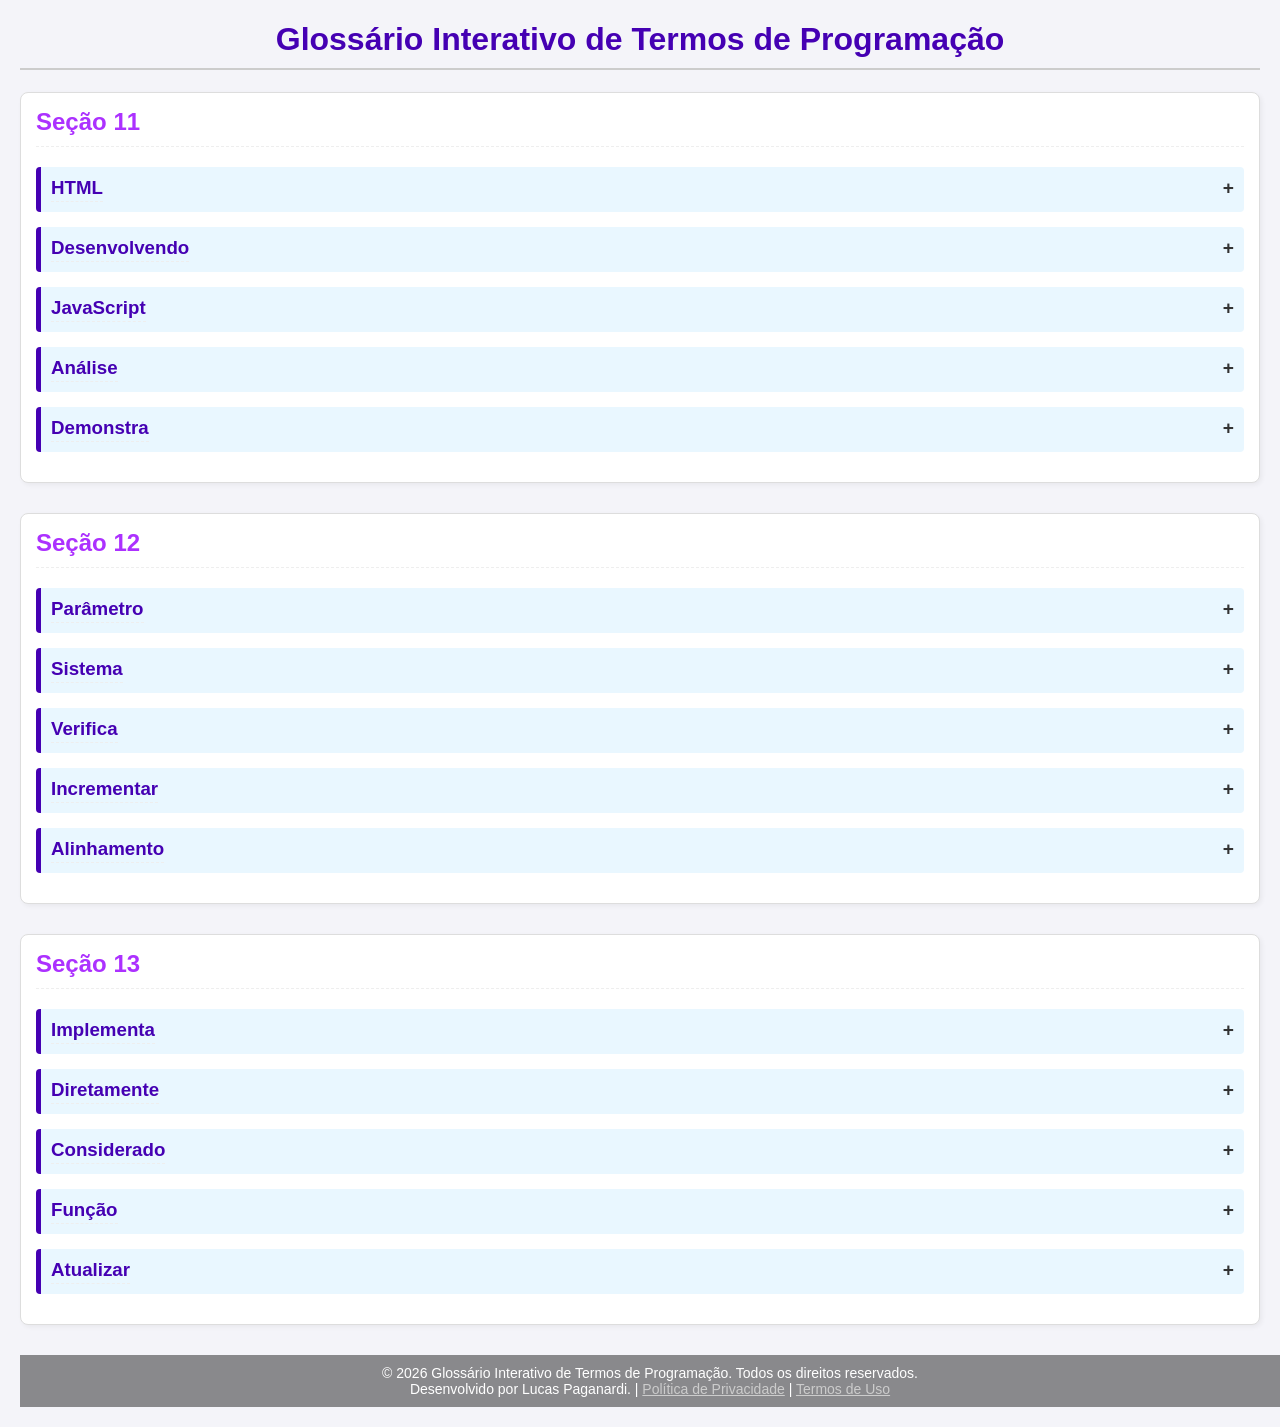
<file: index.html>
<!DOCTYPE html> <html lang="pt-BR"> <head> <meta charset="UTF-8"> <meta name="viewport" content="width=device-width, initial-scale=1.0"> <title>Glossário Interativo - Desenvolvimento Web</title> <link rel="stylesheet" href="style.css"> </head> <body>
<h1>Glossário Interativo de Termos de Programação</h1>

<div id="glossario-container">
    </div>

<script>
    // Estrutura de Dados do Glossário
    const termosGlossario = [
        {
            secao: "Seção 11",
            termos: [
                {
                    palavra: "HTML",
                    significado_achado: "A linguagem para deixar o site bonito.",
                    significado_real: "HyperText Markup Language. É a linguagem de marcação fundamental para estruturar o conteúdo de uma página web (cabeçalhos, parágrafos, imagens, links, etc.).",
                    sinonimos: ["Marcação", "Estrutura", "Base"]
                },
                {
                    palavra: "Desenvolvendo",
                    significado_achado: "Ato de fazer um site funcionar.",
                    significado_real: "O processo de criação, manutenção e aprimoramento de software, sistemas ou aplicações. No contexto web, é a construção do front-end e/ou back-end.",
                    sinonimos: ["Programando", "Codificando", "Criando"]
                },
                {
                    palavra: "JavaScript",
                    significado_achado: "Um jeito de escrever código para o navegador.",
                    significado_real: "Uma linguagem de programação de alto nível usada principalmente para tornar páginas web interativas. É essencial para o comportamento dinâmico (client-side).",
                    sinonimos: ["JS", "Script", "ECMAScript"]
                },
                {
                    palavra: "Análise",
                    significado_achado: "Ler o código para ver se está certo.",
                    significado_real: "O estudo detalhado dos requisitos, escopo ou código de um projeto para entender seu funcionamento, identificar problemas, ou planejar soluções.",
                    sinonimos: ["Exame", "Avaliação", "Revisão"]
                },
                {
                    palavra: "Demonstra",
                    significado_achado: "Mostrar um resultado.",
                    significado_real: "Ato de exibir, provar ou apresentar o funcionamento de um recurso, protótipo ou aplicação para um público ou cliente.",
                    sinonimos: ["Exibe", "Prova", "Apresenta"]
                }
            ]
        },
        {
            secao: "Seção 12",
            termos: [
                {
                    palavra: "Parâmetro",
                    significado_achado: "Um nome que se dá para uma variável.",
                    significado_real: "Um valor (variável) que é passado para uma função ou método quando ele é definido, permitindo que a função opere com diferentes dados.",
                    sinonimos: ["Argumento", "Input", "Variável de entrada"]
                },
                {
                    palavra: "Sistema",
                    significado_achado: "Um programa de computador.",
                    significado_real: "Um conjunto organizado de componentes (hardware, software e pessoas) que interagem para cumprir um objetivo específico.",
                    sinonimos: ["Plataforma", "Aplicação", "Framework"]
                },
                {
                    palavra: "Verifica",
                    significado_achado: "Checar se o usuário fez algo certo.",
                    significado_real: "Ato de checar uma condição, estado ou valor para determinar sua validade, correção ou se atende a um requisito específico.",
                    sinonimos: ["Valida", "Testa", "Confirma"]
                },
                {
                    palavra: "Incrementar",
                    significado_achado: "Aumentar um número em 1.",
                    significado_real: "Aumentar o valor de uma variável, geralmente em uma unidade (adicionar 1), comumente usado em loops e contadores.",
                    sinonimos: ["Aumentar", "Acrescentar", "Adicionar"]
                },
                {
                    palavra: "Alinhamento",
                    significado_achado: "Deixar o texto ou objeto no centro da tela.",
                    significado_real: "Em CSS/design, refere-se ao posicionamento e distribuição de elementos (texto, imagens, blocos) em relação a uma borda ou centro.",
                    sinonimos: ["Posicionamento", "Distribuição", "Ajuste"]
                }
            ]
        },
        {
            secao: "Seção 13",
            termos: [
                {
                    palavra: "Implementa",
                    significado_achado: "Fazer o código funcionar.",
                    significado_real: "Executar ou colocar em prática um plano, algoritmo ou funcionalidade. É a fase de codificação de uma solução.",
                    sinonimos: ["Executa", "Constrói", "Aplica"]
                },
                {
                    palavra: "Diretamente",
                    significado_achado: "Fazer algo sem rodeios no código.",
                    significado_real: "Ato de interagir com um elemento ou recurso sem passar por intermediários ou abstrações.",
                    sinonimos: ["Imediatamente", "Prontamente", "Sem desvio"]
                },
                {
                    palavra: "Considerado",
                    significado_achado: "Algo que o programa usa.",
                    significado_real: "Ser levado em conta ou tido como relevante dentro de um contexto ou avaliação de um requisito ou regra.",
                    sinonimos: ["Reconhecido", "Visto", "Avaliado"]
                },
                {
                    palavra: "Função",
                    significado_achado: "Um bloco de código com um nome.",
                    significado_real: "Um bloco de código reutilizável projetado para executar uma tarefa específica. Pode aceitar parâmetros e retornar um valor.",
                    sinonimos: ["Método", "Rotina", "Sub-rotina"]
                },
                {
                    palavra: "Atualizar",
                    significado_achado: "Mudar o conteúdo da página.",
                    significado_real: "Modificar, corrigir ou tornar mais recente um software, dado ou estado de uma aplicação para refletir novas informações ou versões.",
                    sinonimos: ["Renovar", "Modificar", "Refrescar"]
                }
            ]
        }
    ];

    // Função para gerar o HTML do glossário
    function gerarGlossarioHTML() {
        const container = document.getElementById('glossario-container');
        let htmlContent = '';

        termosGlossario.forEach(secaoData => {
            htmlContent += `<div class="secao"><h2>${secaoData.secao}</h2>`;
            
            secaoData.termos.forEach((termo, index) => {
                // ID único para cada cartão e definição
                const idTermo = `${secaoData.secao.replace(/\s/g, '-')}-${index}`;
                
                htmlContent += `
                    <div class="termo-card" onclick="toggleDefinicao('${idTermo}')">
                        <h3>${termo.palavra}</h3>
                        <span class="expander">+</span>
                        <div id="def-${idTermo}" class="definicao">
                            <p><strong>Meu Significado:</strong> ${termo.significado_achado}</p>
                            <p><strong>Significado Real:</strong> ${termo.significado_real}</p>
                            <p><strong>3 Sinônimos:</strong></p>
                            <ul>
                                <li>${termo.sinonimos[0]}</li>
                                <li>${termo.sinonimos[1]}</li>
                                <li>${termo.sinonimos[2]}</li>
                            </ul>
                        </div>
                    </div>
                `;
            });

            htmlContent += '</div>'; // Fecha .secao
        });

        container.innerHTML = htmlContent;
    }

    // Função JavaScript para mostrar/esconder a definição
    function toggleDefinicao(idTermo) {
        const definicao = document.getElementById(`def-${idTermo}`);
        const card = definicao.parentElement;
        const expander = card.querySelector('.expander');

        // Se a definição estiver visível, esconde; senão, mostra
        if (definicao.style.display === 'block') {
            definicao.style.display = 'none';
            expander.textContent = '+';
            card.style.borderLeftColor = '#0056b3'; // Volta cor original
            card.style.backgroundColor = '#e9f7ff';
        } else {
            definicao.style.display = 'block';
            expander.textContent = '-';
            card.style.borderLeftColor = '#28a745'; // Mudar cor para indicar expandido
            card.style.backgroundColor = '#dff0d8';
        }
    }

    // Chama a função para montar o glossário quando a página carregar
    document.addEventListener('DOMContentLoaded', gerarGlossarioHTML);
</script>
<script src="script.js"></script>
</body> </html>
</file>
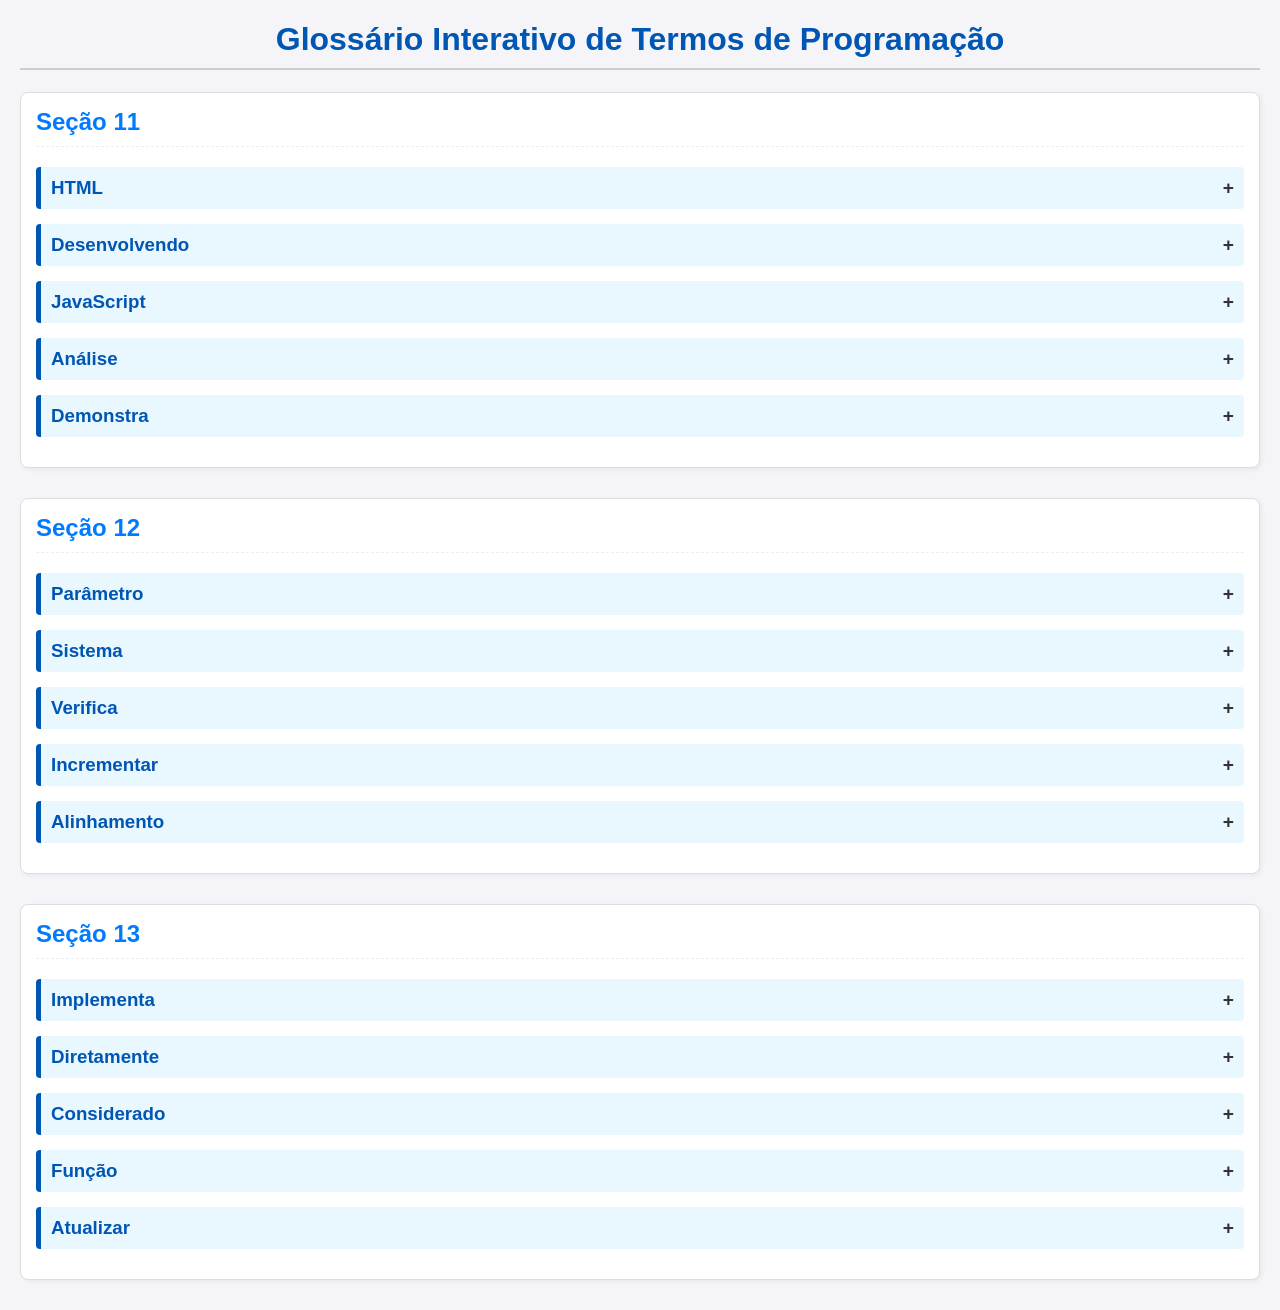
<file: glossario.html>
<!DOCTYPE html>
<html lang="pt-BR">
<head>
    <meta charset="UTF-8">
    <meta name="viewport" content="width=device-width, initial-scale=1.0">
    <title>Glossário Interativo - Desenvolvimento Web</title>
    <style>
        /* CSS para estilização */
        body {
            font-family: Arial, sans-serif;
            margin: 20px;
            background-color: #f4f4f9;
            color: #333;
        }

        h1 {
            color: #0056b3;
            text-align: center;
            border-bottom: 2px solid #ccc;
            padding-bottom: 10px;
        }

        .secao {
            margin-bottom: 30px;
            padding: 15px;
            border: 1px solid #ddd;
            border-radius: 8px;
            background-color: #fff;
            box-shadow: 2px 2px 5px rgba(0, 0, 0, 0.05);
        }

        h2 {
            color: #007bff;
            margin-top: 0;
            padding-bottom: 10px;
            border-bottom: 1px dashed #eee;
        }

        .termo-card {
            margin: 15px 0;
            padding: 10px;
            border-left: 5px solid #0056b3;
            background-color: #e9f7ff;
            cursor: pointer;
            border-radius: 4px;
            transition: background-color 0.3s;
        }

        .termo-card:hover {
            background-color: #d0eaff;
        }

        .termo-card h3 {
            margin: 0;
            display: inline-block;
            color: #0056b3;
        }

        .termo-card .expander {
            float: right;
            font-weight: bold;
            font-size: 1.2em;
        }

        .definicao {
            display: none; /* Escondido por padrão */
            margin-top: 10px;
            padding: 10px;
            border-top: 1px solid #cceeff;
            background-color: #f7fcff;
        }

        .definicao p {
            margin: 5px 0;
            line-height: 1.5;
        }

        .definicao strong {
            color: #007bff;
        }

        .definicao ul {
            list-style-type: none;
            padding-left: 0;
        }

        .definicao ul li::before {
            content: "• ";
            color: #28a745;
            font-weight: bold;
            display: inline-block;
            width: 1em;
            margin-left: -1em;
        }
    </style>
</head>
<body>

    <h1>Glossário Interativo de Termos de Programação</h1>

    <div id="glossario-container">
        </div>

    <script>
        // Estrutura de Dados do Glossário
        const termosGlossario = [
            {
                secao: "Seção 11",
                termos: [
                    {
                        palavra: "HTML",
                        significado_achado: "A linguagem para deixar o site bonito.",
                        significado_real: "HyperText Markup Language. É a linguagem de marcação fundamental para estruturar o conteúdo de uma página web (cabeçalhos, parágrafos, imagens, links, etc.).",
                        sinonimos: ["Marcação", "Estrutura", "Base"]
                    },
                    {
                        palavra: "Desenvolvendo",
                        significado_achado: "Ato de fazer um site funcionar.",
                        significado_real: "O processo de criação, manutenção e aprimoramento de software, sistemas ou aplicações. No contexto web, é a construção do front-end e/ou back-end.",
                        sinonimos: ["Programando", "Codificando", "Criando"]
                    },
                    {
                        palavra: "JavaScript",
                        significado_achado: "Um jeito de escrever código para o navegador.",
                        significado_real: "Uma linguagem de programação de alto nível usada principalmente para tornar páginas web interativas. É essencial para o comportamento dinâmico (client-side).",
                        sinonimos: ["JS", "Script", "ECMAScript"]
                    },
                    {
                        palavra: "Análise",
                        significado_achado: "Ler o código para ver se está certo.",
                        significado_real: "O estudo detalhado dos requisitos, escopo ou código de um projeto para entender seu funcionamento, identificar problemas, ou planejar soluções.",
                        sinonimos: ["Exame", "Avaliação", "Revisão"]
                    },
                    {
                        palavra: "Demonstra",
                        significado_achado: "Mostrar um resultado.",
                        significado_real: "Ato de exibir, provar ou apresentar o funcionamento de um recurso, protótipo ou aplicação para um público ou cliente.",
                        sinonimos: ["Exibe", "Prova", "Apresenta"]
                    }
                ]
            },
            {
                secao: "Seção 12",
                termos: [
                    {
                        palavra: "Parâmetro",
                        significado_achado: "Um nome que se dá para uma variável.",
                        significado_real: "Um valor (variável) que é passado para uma função ou método quando ele é definido, permitindo que a função opere com diferentes dados.",
                        sinonimos: ["Argumento", "Input", "Variável de entrada"]
                    },
                    {
                        palavra: "Sistema",
                        significado_achado: "Um programa de computador.",
                        significado_real: "Um conjunto organizado de componentes (hardware, software e pessoas) que interagem para cumprir um objetivo específico.",
                        sinonimos: ["Plataforma", "Aplicação", "Framework"]
                    },
                    {
                        palavra: "Verifica",
                        significado_achado: "Checar se o usuário fez algo certo.",
                        significado_real: "Ato de checar uma condição, estado ou valor para determinar sua validade, correção ou se atende a um requisito específico.",
                        sinonimos: ["Valida", "Testa", "Confirma"]
                    },
                    {
                        palavra: "Incrementar",
                        significado_achado: "Aumentar um número em 1.",
                        significado_real: "Aumentar o valor de uma variável, geralmente em uma unidade (adicionar 1), comumente usado em loops e contadores.",
                        sinonimos: ["Aumentar", "Acrescentar", "Adicionar"]
                    },
                    {
                        palavra: "Alinhamento",
                        significado_achado: "Deixar o texto ou objeto no centro da tela.",
                        significado_real: "Em CSS/design, refere-se ao posicionamento e distribuição de elementos (texto, imagens, blocos) em relação a uma borda ou centro.",
                        sinonimos: ["Posicionamento", "Distribuição", "Ajuste"]
                    }
                ]
            },
            {
                secao: "Seção 13",
                termos: [
                    {
                        palavra: "Implementa",
                        significado_achado: "Fazer o código funcionar.",
                        significado_real: "Executar ou colocar em prática um plano, algoritmo ou funcionalidade. É a fase de codificação de uma solução.",
                        sinonimos: ["Executa", "Constrói", "Aplica"]
                    },
                    {
                        palavra: "Diretamente",
                        significado_achado: "Fazer algo sem rodeios no código.",
                        significado_real: "Ato de interagir com um elemento ou recurso sem passar por intermediários ou abstrações.",
                        sinonimos: ["Imediatamente", "Prontamente", "Sem desvio"]
                    },
                    {
                        palavra: "Considerado",
                        significado_achado: "Algo que o programa usa.",
                        significado_real: "Ser levado em conta ou tido como relevante dentro de um contexto ou avaliação de um requisito ou regra.",
                        sinonimos: ["Reconhecido", "Visto", "Avaliado"]
                    },
                    {
                        palavra: "Função",
                        significado_achado: "Um bloco de código com um nome.",
                        significado_real: "Um bloco de código reutilizável projetado para executar uma tarefa específica. Pode aceitar parâmetros e retornar um valor.",
                        sinonimos: ["Método", "Rotina", "Sub-rotina"]
                    },
                    {
                        palavra: "Atualizar",
                        significado_achado: "Mudar o conteúdo da página.",
                        significado_real: "Modificar, corrigir ou tornar mais recente um software, dado ou estado de uma aplicação para refletir novas informações ou versões.",
                        sinonimos: ["Renovar", "Modificar", "Refrescar"]
                    }
                ]
            }
        ];

        // Função para gerar o HTML do glossário
        function gerarGlossarioHTML() {
            const container = document.getElementById('glossario-container');
            let htmlContent = '';

            termosGlossario.forEach(secaoData => {
                htmlContent += `<div class="secao"><h2>${secaoData.secao}</h2>`;
                
                secaoData.termos.forEach((termo, index) => {
                    // ID único para cada cartão e definição
                    const idTermo = `${secaoData.secao.replace(/\s/g, '-')}-${index}`;
                    
                    htmlContent += `
                        <div class="termo-card" onclick="toggleDefinicao('${idTermo}')">
                            <h3>${termo.palavra}</h3>
                            <span class="expander">+</span>
                            <div id="def-${idTermo}" class="definicao">
                                <p><strong>Seu Significado (Achado):</strong> ${termo.significado_achado}</p>
                                <p><strong>Significado Real:</strong> ${termo.significado_real}</p>
                                <p><strong>3 Sinônimos:</strong></p>
                                <ul>
                                    <li>${termo.sinonimos[0]}</li>
                                    <li>${termo.sinonimos[1]}</li>
                                    <li>${termo.sinonimos[2]}</li>
                                </ul>
                            </div>
                        </div>
                    `;
                });

                htmlContent += '</div>'; // Fecha .secao
            });

            container.innerHTML = htmlContent;
        }

        // Função JavaScript para mostrar/esconder a definição
        function toggleDefinicao(idTermo) {
            const definicao = document.getElementById(`def-${idTermo}`);
            const card = definicao.parentElement;
            const expander = card.querySelector('.expander');

            // Se a definição estiver visível, esconde; senão, mostra
            if (definicao.style.display === 'block') {
                definicao.style.display = 'none';
                expander.textContent = '+';
                card.style.borderLeftColor = '#0056b3'; // Volta cor original
                card.style.backgroundColor = '#e9f7ff';
            } else {
                definicao.style.display = 'block';
                expander.textContent = '-';
                card.style.borderLeftColor = '#28a745'; // Mudar cor para indicar expandido
                card.style.backgroundColor = '#dff0d8';
            }
        }

        // Chama a função para montar o glossário quando a página carregar
        document.addEventListener('DOMContentLoaded', gerarGlossarioHTML);
    </script>

</body>
</html>
</file>
<file: style.css>
/* CSS para estilização */
body {
font-family: Arial, sans-serif;
margin: 20px;
background-color: #f4f4f9;
color: #333;
}

h1 {
color: #4500b3;
text-align: center;
border-bottom: 2px solid #ccc;
padding-bottom: 10px;
}

.secao {
margin-bottom: 30px;
padding: 15px;
border: 1px solid #ddd;
border-radius: 8px;
background-color: #fff;
box-shadow: 2px 2px 5px rgba(0, 0, 0, 0.05);
}

h2 {
color: #ac31ff;
margin-top: 0;
padding-bottom: 10px;
border-bottom: 1px dashed #eee;
}
h3 {
color: #bdbdbd;
margin-top: 0;
padding-bottom: 2px;
border-bottom: 1px dashed #eee;
}

.termo-card {
margin: 15px 0;
padding: 10px;
border-left: 5px solid #4500b3;
background-color: #e9f7ff;
cursor: pointer;
border-radius: 4px;
transition: background-color 0.3s;
}

.termo-card:hover {
background-color: #d0eaff;
}

.termo-card h3 {
margin: 0;
display: inline-block;
color: #4500b3;
}

.termo-card .expander {
float: right;
font-weight: bold;
font-size: 1.2em;
}

.definicao {
display: none; /* Escondido por padrão */
margin-top: 10px;
padding: 10px;
border-top: 1px solid #cceeff;
background-color: #f7fcff;
}

.definicao p {
margin: 5px 0;
line-height: 1.5;
}

.definicao strong {
color: #ac31ff;
}

.definicao ul {
list-style-type: none;
padding-left: 0;
}

.definicao ul li::before {
content: "• ";
color: #28a745;
font-weight: bold;
display: inline-block;
width: 1em;
margin-left: -1em;
}
</file>
